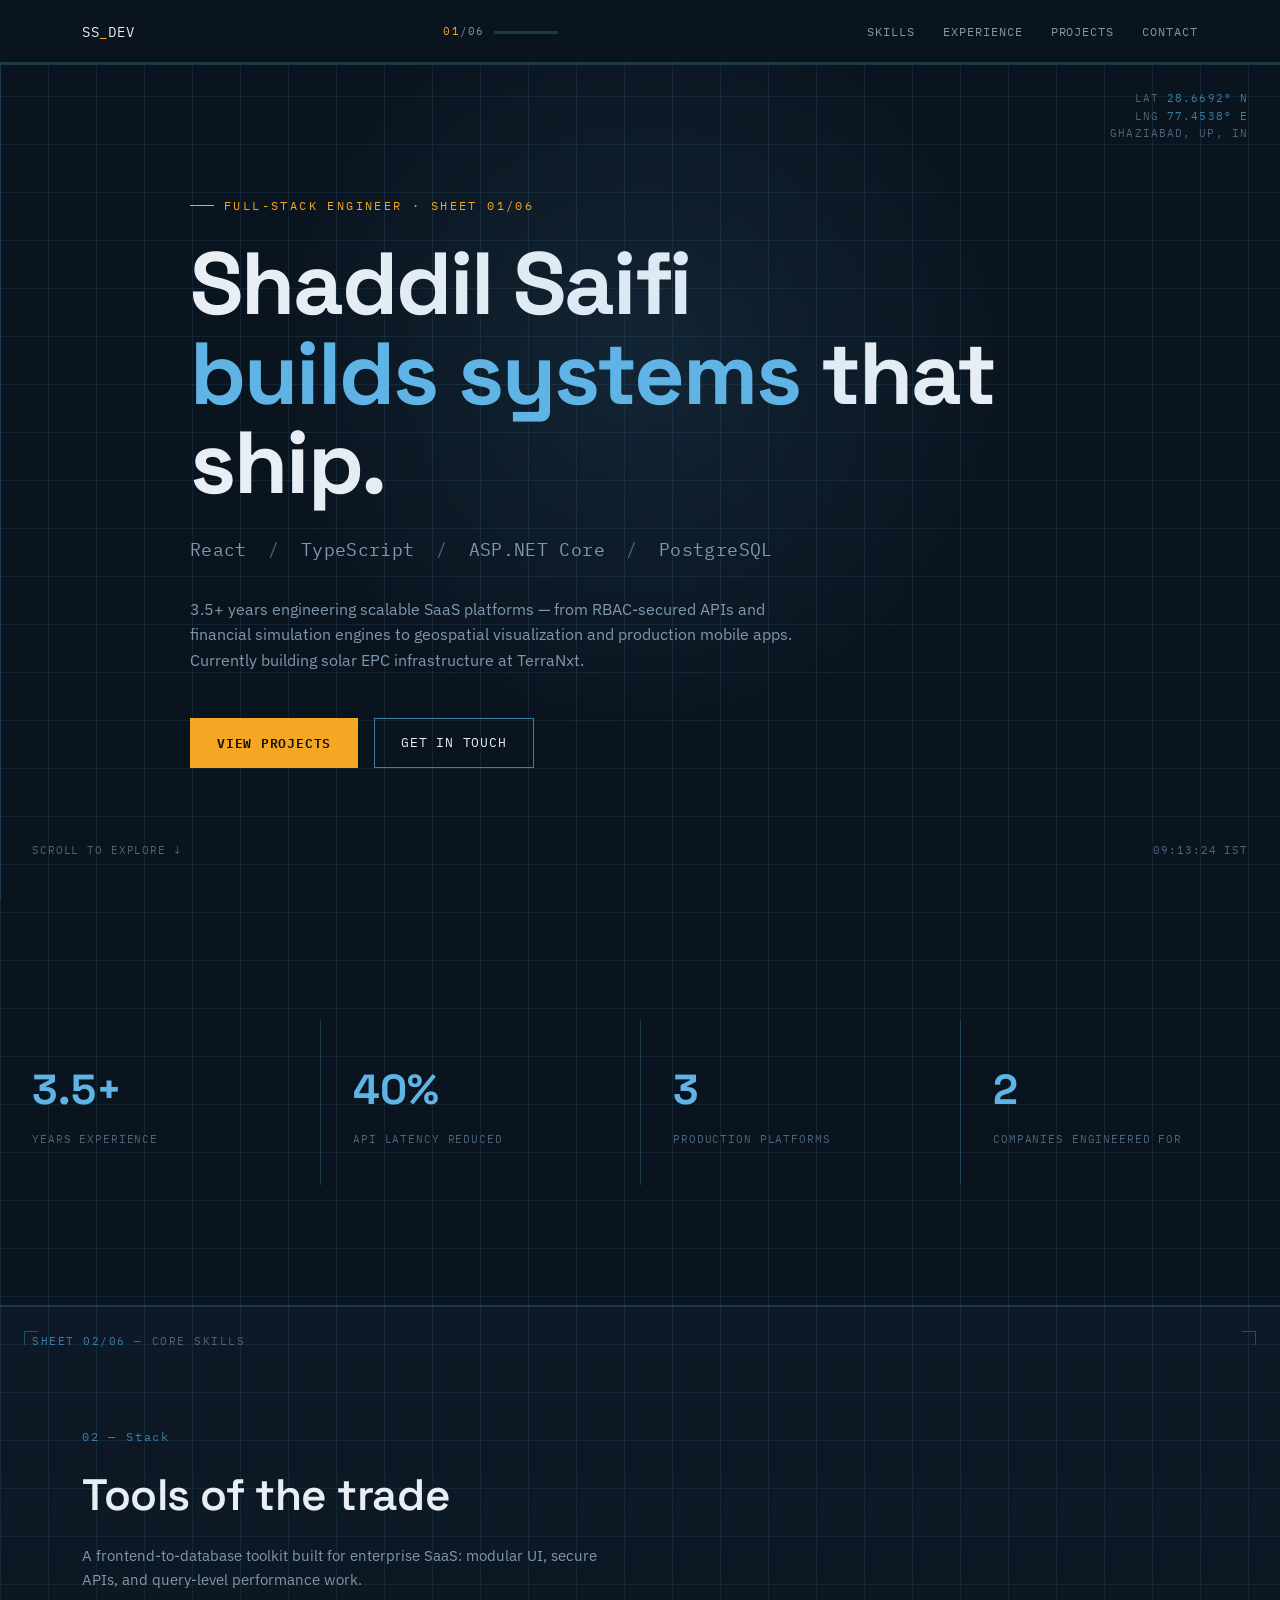
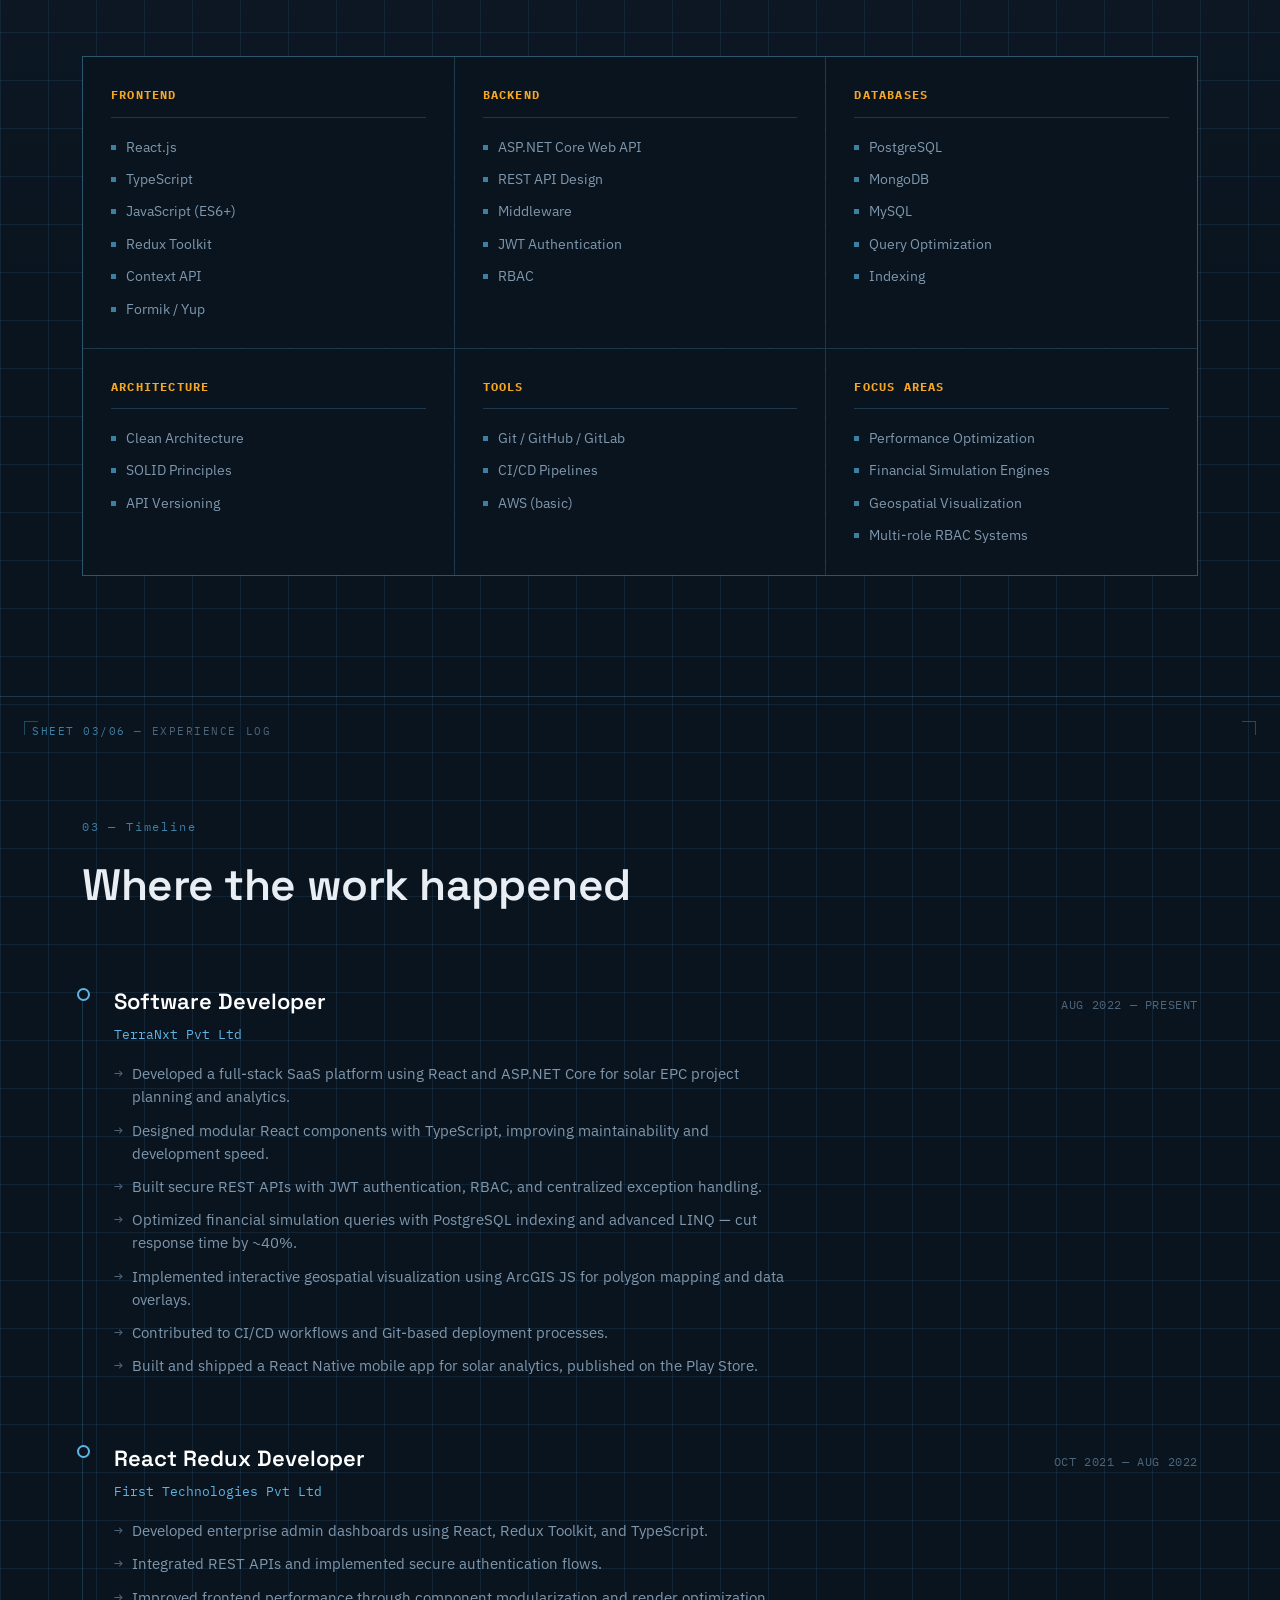
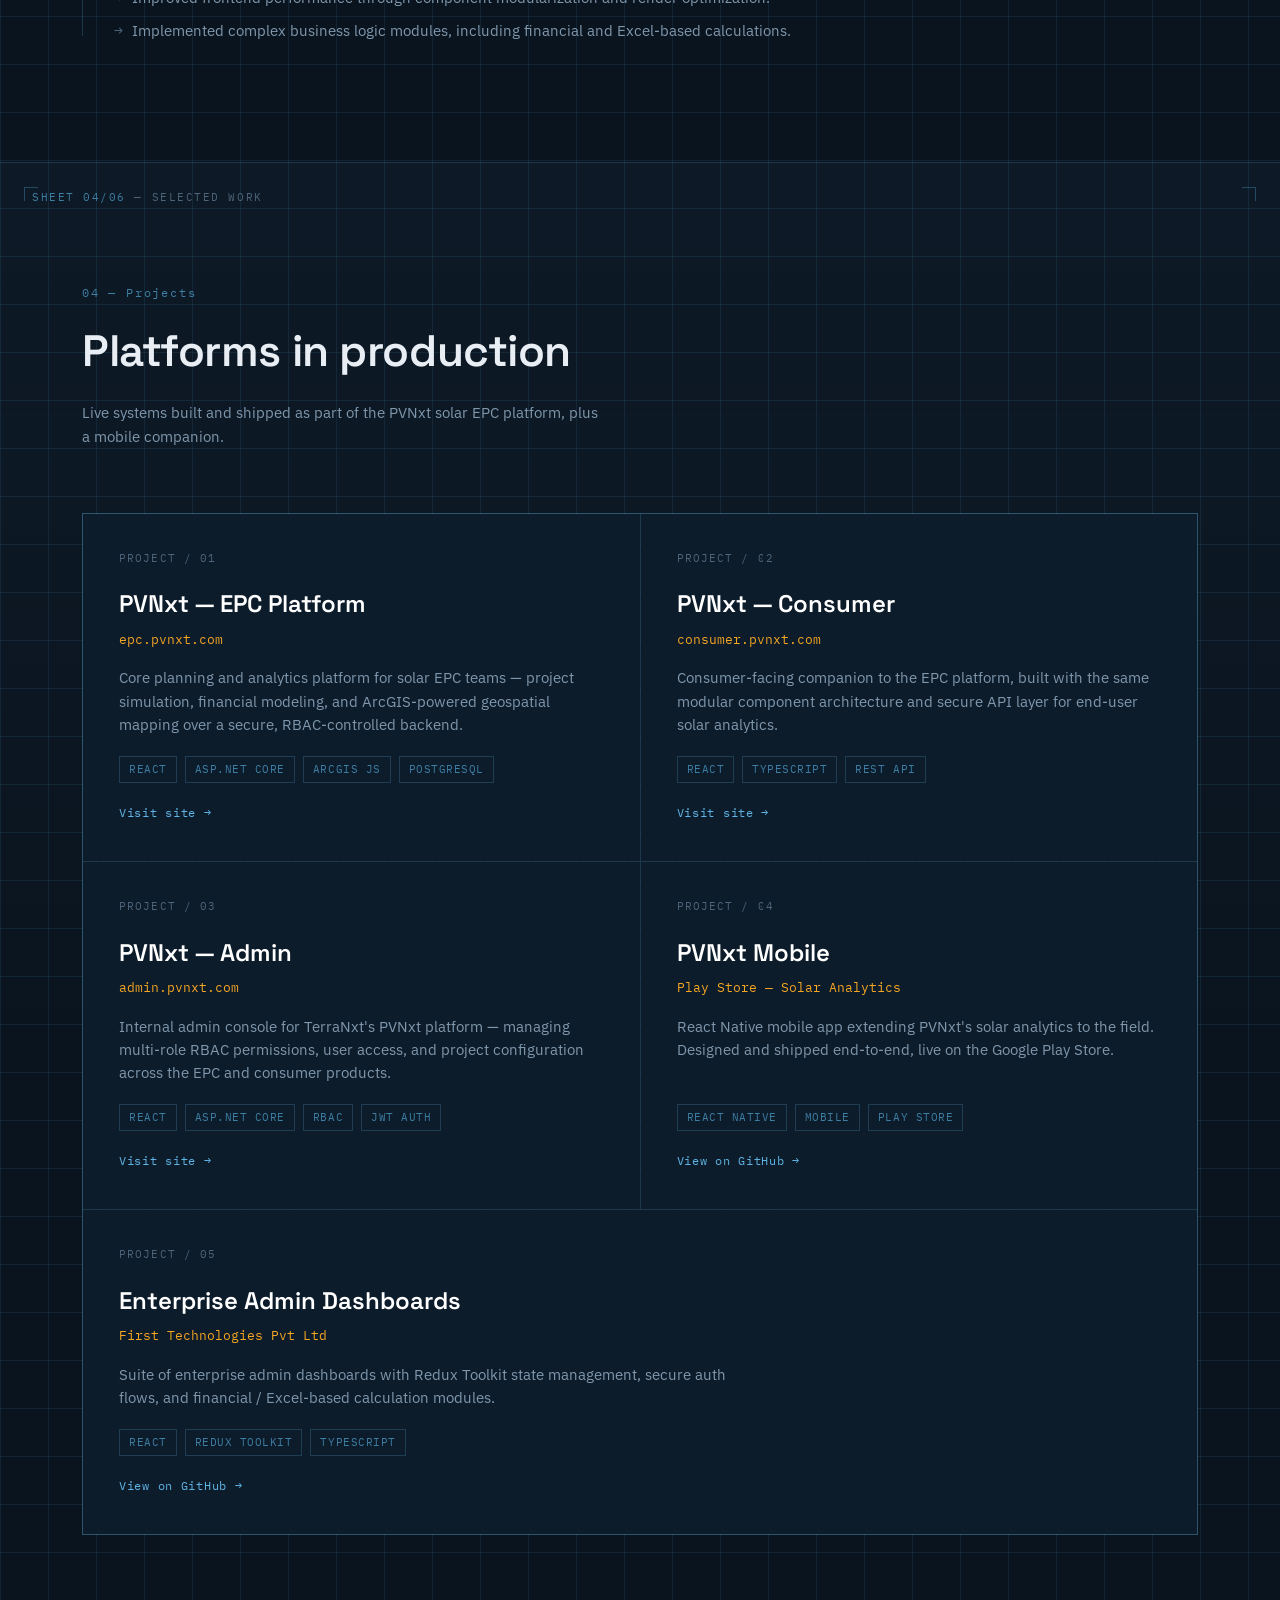
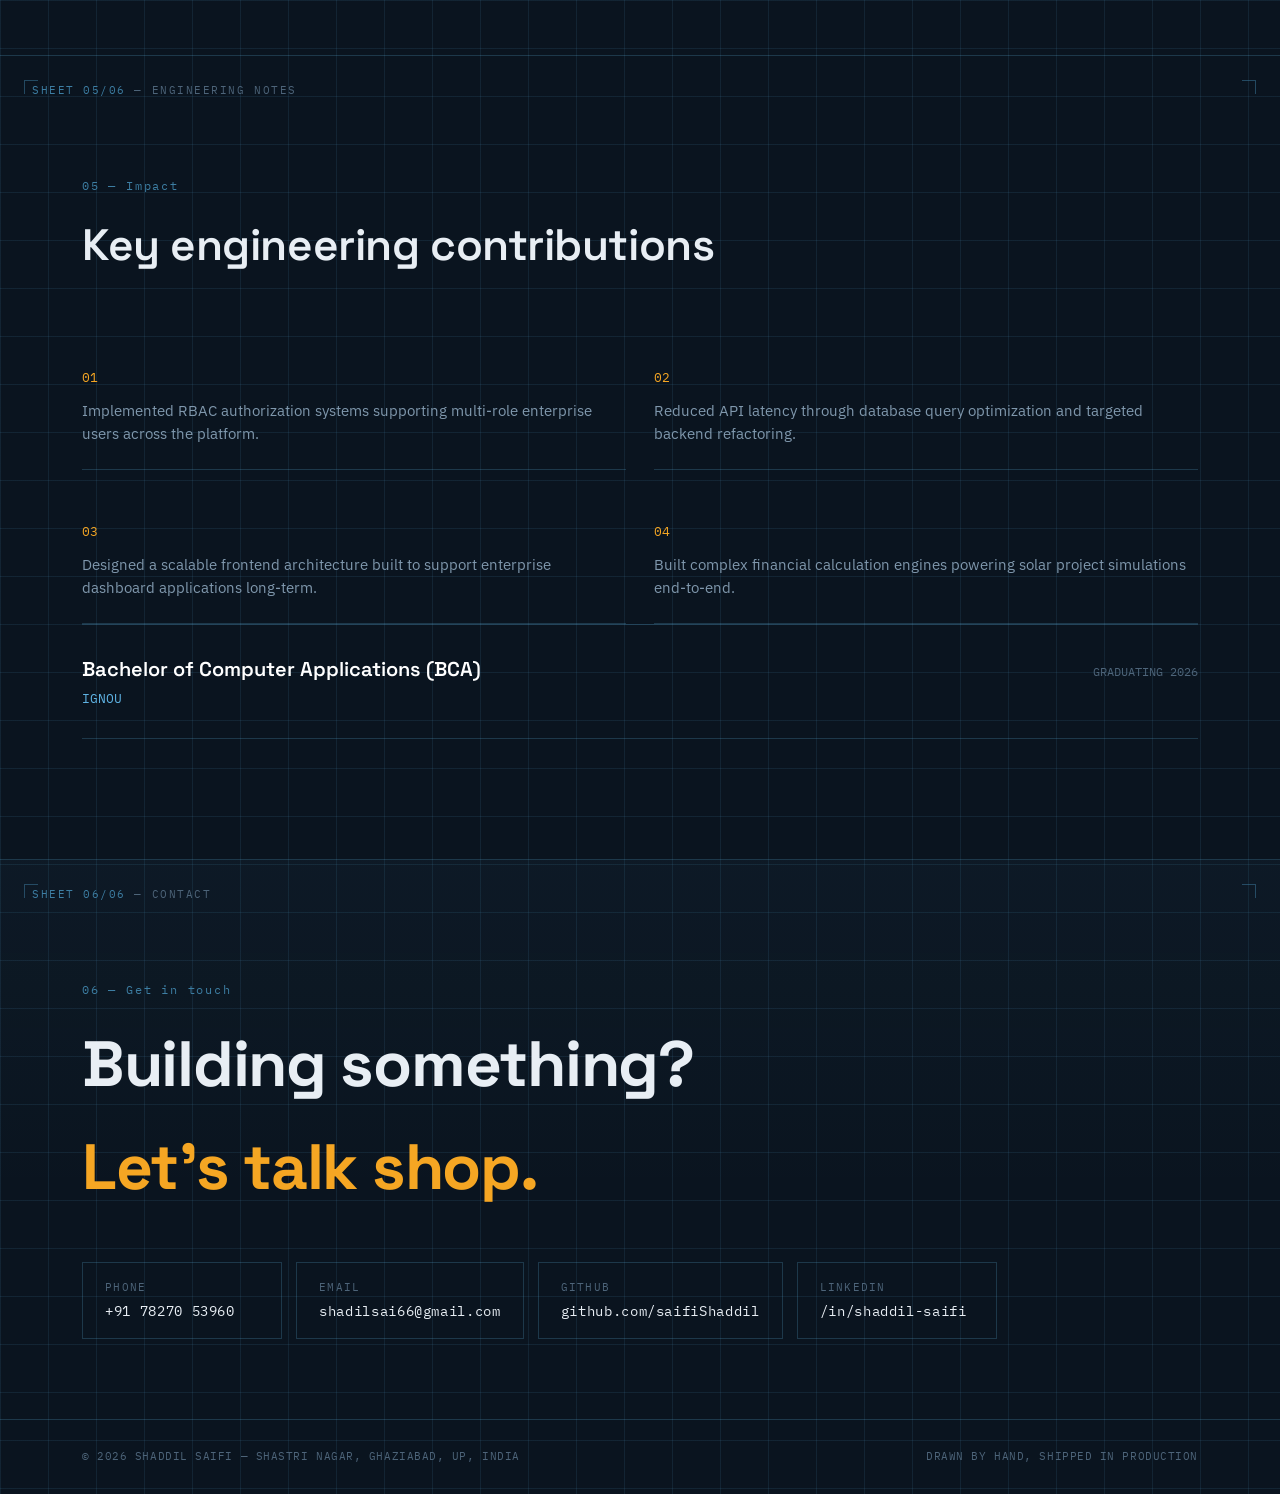
<file: portfolio/index.html>
<!DOCTYPE html>
<html lang="en">
<head>
<meta charset="UTF-8">
<meta name="viewport" content="width=device-width, initial-scale=1.0">
<title>Shaddil Saifi — Full-Stack Developer</title>
<link rel="preconnect" href="https://fonts.googleapis.com">
<link rel="preconnect" href="https://fonts.gstatic.com" crossorigin>
<link href="https://fonts.googleapis.com/css2?family=Space+Grotesk:wght@400;500;600;700&family=IBM+Plex+Sans:wght@400;500;600&family=IBM+Plex+Mono:wght@400;500;600&display=swap" rel="stylesheet">
<style>
  :root{
    --bg:#0a141f;
    --bg-panel:#0d1c2b;
    --bg-panel-raised:#102336;
    --grid-line:rgba(95,180,229,0.10);
    --grid-line-strong:rgba(95,180,229,0.22);
    --cyan:#5fb4e5;
    --cyan-dim:#3d7ea3;
    --amber:#f5a623;
    --text:#e8eef4;
    --text-dim:#7f97ac;
    --text-faint:#4d6479;
    --white:#ffffff;
    --radius:2px;
    --display:'Space Grotesk',sans-serif;
    --body:'IBM Plex Sans',sans-serif;
    --mono:'IBM Plex Mono',monospace;
  }
  *{margin:0;padding:0;box-sizing:border-box;}
  html{scroll-behavior:smooth;}
  body{
    background:var(--bg);
    color:var(--text);
    font-family:var(--body);
    line-height:1.6;
    overflow-x:hidden;
    background-image:
      linear-gradient(var(--grid-line) 1px, transparent 1px),
      linear-gradient(90deg, var(--grid-line) 1px, transparent 1px);
    background-size:48px 48px;
  }
  a{color:inherit;text-decoration:none;}
  ::selection{background:var(--amber);color:var(--bg);}

  a:focus-visible, button:focus-visible{
    outline:2px solid var(--amber);
    outline-offset:3px;
  }

  .wrap{max-width:1180px;margin:0 auto;padding:0 32px;}

  /* corner registration marks */
  .sheet{position:relative;padding:120px 0;border-top:1px solid var(--grid-line-strong);}
  .sheet:first-of-type{border-top:none;}
  .corner{position:absolute;width:14px;height:14px;opacity:.5;}
  .corner::before,.corner::after{content:'';position:absolute;background:var(--cyan-dim);}
  .corner.tl{top:24px;left:24px;}
  .corner.tr{top:24px;right:24px;}
  .corner.tl::before,.corner.tr::before{width:14px;height:1px;top:0;left:0;}
  .corner.tl::after,.corner.tr::after{width:1px;height:14px;top:0;left:0;}
  .corner.tr::before{right:0;left:auto;}
  .corner.tr::after{right:0;left:auto;}

  .sheet-label{
    font-family:var(--mono);
    font-size:11px;
    letter-spacing:.14em;
    color:var(--text-faint);
    text-transform:uppercase;
    position:absolute;
    top:26px;
    left:32px;
  }
  .sheet-label span{color:var(--cyan-dim);}

  /* NAV */
  nav{
    position:fixed;top:0;left:0;right:0;z-index:100;
    background:rgba(10,20,31,0.85);
    backdrop-filter:blur(10px);
    border-bottom:1px solid var(--grid-line-strong);
  }
  nav .wrap{display:flex;align-items:center;justify-content:space-between;height:64px;}
  .brand{font-family:var(--mono);font-size:14px;letter-spacing:.05em;color:var(--text);}
  .brand em{color:var(--amber);font-style:normal;}
  .navlinks{display:flex;gap:28px;font-family:var(--mono);font-size:12px;letter-spacing:.08em;text-transform:uppercase;}
  .navlinks a{color:var(--text-dim);transition:color .2s;position:relative;padding:4px 0;}
  .navlinks a:hover{color:var(--cyan);}
  .navlinks a::after{content:'';position:absolute;bottom:0;left:0;width:0;height:1px;background:var(--amber);transition:width .25s;}
  .navlinks a:hover::after{width:100%;}
  @media(max-width:720px){.navlinks{display:none;}}

  /* HERO */
  .hero{min-height:100vh;display:flex;flex-direction:column;justify-content:center;position:relative;padding-top:64px;overflow:hidden;}
  .hero-grid-overlay{
    position:absolute;inset:0;pointer-events:none;
    background:radial-gradient(circle at var(--mx,50%) var(--my,40%), rgba(95,180,229,0.10), transparent 45%);
    transition:background .1s ease-out;
  }
  .readout{
    font-family:var(--mono);font-size:11px;color:var(--text-faint);
    letter-spacing:.1em;position:absolute;top:90px;right:32px;text-align:right;
  }
  .readout span{color:var(--cyan-dim);}
  @media(max-width:720px){.readout{display:none;}}

  .eyebrow{
    font-family:var(--mono);font-size:12px;letter-spacing:.2em;text-transform:uppercase;
    color:var(--amber);margin-bottom:24px;display:flex;align-items:center;gap:10px;
  }
  .eyebrow::before{content:'';width:24px;height:1px;background:var(--amber);}

  h1.title{
    font-family:var(--display);font-weight:700;
    font-size:clamp(40px,7vw,88px);line-height:1.02;letter-spacing:-.02em;
    max-width:900px;
  }
  h1.title .accent{color:var(--cyan);}

  .role-line{
    font-family:var(--mono);font-size:clamp(14px,2vw,18px);color:var(--text-dim);
    margin-top:28px;letter-spacing:.02em;
  }
  .role-line .sep{color:var(--text-faint);margin:0 10px;}

  .hero-summary{max-width:620px;margin-top:32px;color:var(--text-dim);font-size:16px;}

  .hero-actions{display:flex;gap:16px;margin-top:44px;flex-wrap:wrap;}
  .btn{
    font-family:var(--mono);font-size:13px;letter-spacing:.06em;text-transform:uppercase;
    padding:14px 26px;border:1px solid var(--cyan-dim);color:var(--text);
    transition:all .2s;position:relative;
  }
  .btn.primary{background:var(--amber);border-color:var(--amber);color:#12100a;font-weight:600;}
  .btn.primary:hover{background:#ffb84d;border-color:#ffb84d;}
  .btn:not(.primary):hover{border-color:var(--cyan);background:rgba(95,180,229,0.08);}

  .hero-coords{
    position:absolute;bottom:40px;left:0;right:0;
    display:flex;justify-content:space-between;
    font-family:var(--mono);font-size:11px;color:var(--text-faint);letter-spacing:.08em;
    padding:0 32px;
  }
  @media(max-width:720px){.hero-coords{display:none;}}

  /* SECTION HEADERS */
  .sec-head{margin-bottom:64px;}
  .sec-num{font-family:var(--mono);font-size:12px;color:var(--cyan-dim);letter-spacing:.15em;margin-bottom:14px;}
  h2.sec-title{font-family:var(--display);font-weight:600;font-size:clamp(28px,4vw,44px);letter-spacing:-.01em;}
  .sec-sub{color:var(--text-dim);margin-top:14px;max-width:520px;font-size:15px;}

  /* STATS STRIP */
  .stats{display:grid;grid-template-columns:repeat(4,1fr);border-top:1px solid var(--grid-line-strong);border-bottom:1px solid var(--grid-line-strong);}
  .stat{padding:36px 32px;border-left:1px solid var(--grid-line-strong);}
  .stat:first-child{border-left:none;}
  .stat .num{font-family:var(--display);font-size:clamp(28px,4vw,42px);font-weight:700;color:var(--cyan);}
  .stat .lbl{font-family:var(--mono);font-size:11px;color:var(--text-faint);letter-spacing:.08em;text-transform:uppercase;margin-top:8px;}
  @media(max-width:820px){.stats{grid-template-columns:repeat(2,1fr);}.stat:nth-child(3){border-left:none;}}
  @media(max-width:480px){.stats{grid-template-columns:1fr;}.stat{border-left:none !important;border-top:1px solid var(--grid-line-strong);}.stat:first-child{border-top:none;}}

  /* SKILLS */
  .skills-grid{display:grid;grid-template-columns:repeat(3,1fr);gap:1px;background:var(--grid-line-strong);border:1px solid var(--grid-line-strong);}
  @media(max-width:820px){.skills-grid{grid-template-columns:repeat(2,1fr);}}
  @media(max-width:520px){.skills-grid{grid-template-columns:1fr;}}
  .skill-panel{background:var(--bg);padding:28px;}
  .skill-panel h3{
    font-family:var(--mono);font-size:12px;color:var(--amber);letter-spacing:.1em;text-transform:uppercase;
    margin-bottom:18px;padding-bottom:12px;border-bottom:1px solid var(--grid-line-strong);
  }
  .skill-panel ul{list-style:none;display:flex;flex-direction:column;gap:10px;}
  .skill-panel li{font-size:14px;color:var(--text-dim);display:flex;align-items:baseline;gap:10px;}
  .skill-panel li::before{content:'';width:5px;height:5px;background:var(--cyan-dim);flex-shrink:0;transform:translateY(-2px);}

  /* TIMELINE */
  .timeline{position:relative;padding-left:32px;}
  .timeline::before{content:'';position:absolute;left:0;top:6px;bottom:6px;width:1px;background:var(--grid-line-strong);}
  .job{position:relative;padding-bottom:64px;}
  .job:last-child{padding-bottom:0;}
  .job::before{content:'';position:absolute;left:-37px;top:4px;width:9px;height:9px;background:var(--bg);border:2px solid var(--cyan);border-radius:50%;}
  .job-head{display:flex;flex-wrap:wrap;justify-content:space-between;align-items:baseline;gap:8px;margin-bottom:6px;}
  .job-title{font-family:var(--display);font-size:22px;font-weight:600;color:var(--white);}
  .job-dates{font-family:var(--mono);font-size:12px;color:var(--text-faint);letter-spacing:.05em;}
  .job-org{font-family:var(--mono);font-size:13px;color:var(--cyan);margin-bottom:16px;}
  .job ul{list-style:none;display:flex;flex-direction:column;gap:10px;max-width:680px;}
  .job li{font-size:14.5px;color:var(--text-dim);padding-left:18px;position:relative;}
  .job li::before{content:'→';position:absolute;left:0;color:var(--text-faint);font-family:var(--mono);}

  /* PROJECTS */
  .projects{display:grid;grid-template-columns:repeat(2,1fr);gap:1px;background:var(--grid-line-strong);border:1px solid var(--grid-line-strong);}
  .project:last-child:nth-child(odd){grid-column:1 / -1;}
  .project:last-child:nth-child(odd) p{max-width:640px;}
  .project{background:var(--bg-panel);padding:36px;display:flex;flex-direction:column;transition:background .25s;position:relative;}
  .project:hover{background:var(--bg-panel-raised);}
  .project .pnum{font-family:var(--mono);font-size:11px;color:var(--text-faint);letter-spacing:.1em;margin-bottom:18px;}
  .project h3{font-family:var(--display);font-size:24px;font-weight:600;color:var(--white);margin-bottom:6px;}
  .project .url{font-family:var(--mono);font-size:13px;color:var(--amber);margin-bottom:16px;word-break:break-all;}
  .project p{font-size:14.5px;color:var(--text-dim);flex-grow:1;margin-bottom:20px;}
  .tag-row{display:flex;flex-wrap:wrap;gap:8px;margin-bottom:20px;}
  .tag{font-family:var(--mono);font-size:10.5px;letter-spacing:.05em;color:var(--cyan-dim);border:1px solid var(--grid-line-strong);padding:4px 9px;text-transform:uppercase;}
  .project .visit{font-family:var(--mono);font-size:12px;letter-spacing:.06em;color:var(--cyan);display:inline-flex;align-items:center;gap:6px;width:fit-content;padding-bottom:2px;border-bottom:1px solid transparent;transition:border-color .2s;}
  .project .visit:hover{border-color:var(--cyan);}
  @media(max-width:760px){.projects{grid-template-columns:1fr;}}

  /* CONTRIBUTIONS */
  .contrib-grid{display:grid;grid-template-columns:repeat(2,1fr);gap:28px;}
  .contrib{padding:24px 0;border-bottom:1px solid var(--grid-line-strong);}
  .contrib .cmark{font-family:var(--mono);color:var(--amber);font-size:13px;margin-bottom:10px;display:block;}
  .contrib p{font-size:14.5px;color:var(--text-dim);}
  @media(max-width:700px){.contrib-grid{grid-template-columns:1fr;}}

  /* EDUCATION */
  .edu-row{display:flex;justify-content:space-between;align-items:baseline;flex-wrap:wrap;gap:12px;padding:28px 0;border-top:1px solid var(--grid-line-strong);border-bottom:1px solid var(--grid-line-strong);}
  .edu-row .edeg{font-family:var(--display);font-size:20px;font-weight:600;color:var(--white);}
  .edu-row .eorg{font-family:var(--mono);font-size:13px;color:var(--cyan);margin-top:4px;}
  .edu-row .eyear{font-family:var(--mono);font-size:12px;color:var(--text-faint);}

  /* CONTACT / FOOTER */
  .contact-sheet{padding-bottom:80px;}
  .contact-title{font-family:var(--display);font-weight:700;font-size:clamp(32px,6vw,64px);letter-spacing:-.02em;max-width:760px;}
  .contact-title .accent{color:var(--amber);}
  .contact-links{display:flex;flex-wrap:wrap;gap:14px;margin-top:44px;}
  .clink{
    font-family:var(--mono);font-size:13px;letter-spacing:.05em;
    border:1px solid var(--grid-line-strong);padding:16px 22px;display:flex;flex-direction:column;gap:4px;min-width:200px;
    transition:border-color .2s,background .2s;
  }
  .clink:hover{border-color:var(--cyan);background:rgba(95,180,229,0.06);}
  .clink .k{color:var(--text-faint);font-size:10.5px;text-transform:uppercase;letter-spacing:.12em;}
  .clink .v{color:var(--text);font-size:14px;}

  footer{border-top:1px solid var(--grid-line-strong);padding:28px 0;}
  footer .wrap{display:flex;justify-content:space-between;flex-wrap:wrap;gap:10px;font-family:var(--mono);font-size:11px;color:var(--text-faint);letter-spacing:.05em;}

  /* reveal on scroll */
  .reveal{opacity:0;transform:translateY(24px);transition:opacity .7s ease,transform .7s ease;}
  .reveal.in{opacity:1;transform:translateY(0);}

  @media (prefers-reduced-motion: reduce){
    .reveal{opacity:1;transform:none;transition:none;}
    html{scroll-behavior:auto;}
    .hero-grid-overlay{transition:none;}
    .timeline::before{transition:none;}
  }

  /* alternating section depth */
  .sheet:nth-of-type(even){background:linear-gradient(180deg, rgba(95,180,229,0.035), transparent 60%);}

  /* NAV PROGRESS — lives inside the nav bar itself, so it can never
     collide with page content. Thin fill bar on the nav's bottom edge
     plus a compact sheet counter readout. */
  .nav-progress-track{
    position:absolute;left:0;bottom:0;height:2px;width:100%;
    background:var(--grid-line-strong);
  }
  .nav-progress-fill{
    height:100%;width:0%;
    background:linear-gradient(90deg,var(--cyan),var(--amber));
    transition:width .08s linear;
  }
  .sheet-counter{
    font-family:var(--mono);font-size:11px;letter-spacing:.1em;color:var(--text-dim);
    display:flex;align-items:center;gap:10px;
  }
  .sheet-counter .cur{color:var(--amber);}
  .sheet-counter .bar{
    width:64px;height:3px;background:var(--grid-line-strong);position:relative;overflow:hidden;
  }
  .sheet-counter .bar::after{
    content:'';position:absolute;left:0;top:0;height:100%;width:var(--sc-pct,0%);
    background:var(--cyan);transition:width .12s linear;
  }
  @media(max-width:480px){.sheet-counter .bar{display:none;}}

  /* CURSOR CROSSHAIR */
  .cx-v,.cx-h{position:fixed;pointer-events:none;background:rgba(95,180,229,0.14);z-index:80;}
  .cx-v{top:0;bottom:0;width:1px;}
  .cx-h{left:0;right:0;height:1px;}
  .cx-tag{
    position:fixed;pointer-events:none;z-index:81;font-family:var(--mono);font-size:10px;
    color:var(--cyan-dim);background:var(--bg);border:1px solid var(--grid-line-strong);
    padding:2px 6px;transform:translate(10px,10px);white-space:nowrap;
  }
  @media(max-width:900px){.cx-v,.cx-h,.cx-tag{display:none;}}

  /* nav active state */
  .navlinks a.active{color:var(--cyan);}
  .navlinks a.active::after{width:100%;background:var(--cyan);}

  /* skill panel hover polish */
  .skill-panel{transition:background .25s;}
  .skill-panel:hover{background:var(--bg-panel-raised);box-shadow:inset 0 0 0 1px var(--cyan-dim);}
  .skill-panel:hover h3{color:var(--cyan);}
  .skill-panel h3{transition:color .25s;}

  /* project card hover polish */
  .project{overflow:hidden;transition:background .25s,transform .25s;}
  .project::before{content:'';position:absolute;top:0;left:0;width:0;height:2px;background:linear-gradient(90deg,var(--cyan),var(--amber));transition:width .4s ease;}
  .project:hover::before{width:100%;}
  .project:hover{transform:translateY(-3px);}

  /* timeline draw-in */
  .timeline::before{height:0 !important;transition:height 1.3s cubic-bezier(.16,1,.3,1);}
  .timeline.in::before{height:calc(100% - 12px) !important;}
  .job{opacity:0;transform:translateX(-12px);transition:opacity .6s ease,transform .6s ease;}
  .timeline.in .job{opacity:1;transform:translateX(0);}
  .timeline.in .job:nth-child(1){transition-delay:.15s;}
  .timeline.in .job:nth-child(2){transition-delay:.5s;}

  /* stat number pop */
  .stat .num{transition:color .3s;}
  .stat:hover .num{color:var(--amber);}

  /* PAGE-LOAD INTRO */
  .intro-overlay{
    position:fixed;inset:0;z-index:999;background:var(--bg);
    display:flex;align-items:center;justify-content:center;
    transition:opacity .7s ease, visibility .7s ease;
  }
  .intro-overlay.hide{opacity:0;visibility:hidden;pointer-events:none;}
  .intro-grid{position:absolute;inset:0;width:100%;height:100%;}
  .intro-grid line{stroke:var(--grid-line-strong);stroke-width:1;}
  .intro-corner{position:absolute;width:22px;height:22px;opacity:0;transition:opacity .4s ease .5s;}
  .intro-overlay.drawn .intro-corner{opacity:.6;}
  .intro-corner::before,.intro-corner::after{content:'';position:absolute;background:var(--cyan);}
  .intro-corner::before{width:22px;height:1px;top:0;left:0;}
  .intro-corner::after{width:1px;height:22px;top:0;left:0;}
  .intro-corner.tl{top:5%;left:5%;}
  .intro-corner.tr{top:5%;right:5%;}
  .intro-corner.tr::before{left:auto;right:0;}
  .intro-corner.tr::after{left:auto;right:0;}
  .intro-corner.bl{bottom:5%;left:5%;}
  .intro-corner.bl::before{top:auto;bottom:0;}
  .intro-corner.bl::after{top:auto;bottom:0;}
  .intro-corner.br{bottom:5%;right:5%;}
  .intro-corner.br::before{top:auto;bottom:0;left:auto;right:0;}
  .intro-corner.br::after{top:auto;bottom:0;left:auto;right:0;}
  .intro-label{
    position:relative;font-family:var(--mono);font-size:11px;letter-spacing:.22em;
    color:var(--text-faint);text-transform:uppercase;opacity:0;transition:opacity .5s ease .5s;
    display:flex;align-items:center;gap:10px;
  }
  .intro-overlay.drawn .intro-label{opacity:1;}
  .intro-label .dot{width:5px;height:5px;background:var(--amber);border-radius:50%;}

  /* hero staggered reveal (JS toggles .loaded on .hero) */
  .hero .eyebrow,.hero .title,.hero .role-line,.hero .hero-summary,.hero .hero-actions{
    opacity:0;transform:translateY(18px);transition:opacity .7s ease,transform .7s ease;
  }
  .hero.loaded .eyebrow{opacity:1;transform:none;transition-delay:.05s;}
  .hero.loaded .title{opacity:1;transform:none;transition-delay:.16s;}
  .hero.loaded .role-line{opacity:1;transform:none;transition-delay:.32s;}
  .hero.loaded .hero-summary{opacity:1;transform:none;transition-delay:.44s;}
  .hero.loaded .hero-actions{opacity:1;transform:none;transition-delay:.56s;}

  @media (prefers-reduced-motion: reduce){
    .intro-overlay{display:none;}
    .hero .eyebrow,.hero .title,.hero .role-line,.hero .hero-summary,.hero .hero-actions{opacity:1;transform:none;}
  }
</style>
</head>
<body>

<div class="intro-overlay" id="introOverlay" aria-hidden="true">
  <svg class="intro-grid" id="introGrid" preserveAspectRatio="none"></svg>
  <div class="intro-corner tl"></div>
  <div class="intro-corner tr"></div>
  <div class="intro-corner bl"></div>
  <div class="intro-corner br"></div>
  <div class="intro-label"><span class="dot"></span>Rendering viewport</div>
</div>

<nav>
  <div class="wrap">
    <a href="#top" class="brand">SS<em>_</em>DEV</a>
    <div class="sheet-counter" id="sheetCounter" aria-hidden="true">
      <span><span class="cur" id="scCur">00</span>/06</span>
      <span class="bar" id="scBar"></span>
    </div>
    <div class="navlinks">
      <a href="#skills">Skills</a>
      <a href="#experience">Experience</a>
      <a href="#projects">Projects</a>
      <a href="#contact">Contact</a>
    </div>
  </div>
  <div class="nav-progress-track"><div class="nav-progress-fill" id="navProgressFill"></div></div>
</nav>

<div class="cx-v" id="cxV"></div>
<div class="cx-h" id="cxH"></div>
<div class="cx-tag" id="cxTag"></div>

<header class="hero" id="top">
  <div class="hero-grid-overlay" id="heroGlow"></div>
  <div class="readout" id="readout">LAT <span>28.6692° N</span><br>LNG <span>77.4538° E</span><br>GHAZIABAD, UP, IN</div>
  <div class="wrap">
    <p class="eyebrow">Full-Stack Engineer · Sheet 01/06</p>
    <h1 class="title">Shaddil Saifi<br><span class="accent">builds systems</span> that ship.</h1>
    <p class="role-line">React <span class="sep">/</span> TypeScript <span class="sep">/</span> ASP.NET Core <span class="sep">/</span> PostgreSQL</p>
    <p class="hero-summary">3.5+ years engineering scalable SaaS platforms — from RBAC-secured APIs and financial simulation engines to geospatial visualization and production mobile apps. Currently building solar EPC infrastructure at TerraNxt.</p>
    <div class="hero-actions">
      <a class="btn primary" href="#projects">View Projects</a>
      <a class="btn" href="#contact">Get In Touch</a>
    </div>
  </div>
  <div class="hero-coords">
    <span>SCROLL TO EXPLORE ↓</span>
    <span id="clock">--:--:-- IST</span>
  </div>
</header>

<section class="sheet stats reveal">
  <div class="stat">
    <div class="num" data-count="3.5" data-suffix="+">0</div>
    <div class="lbl">Years Experience</div>
  </div>
  <div class="stat">
    <div class="num" data-count="40" data-suffix="%">0</div>
    <div class="lbl">API Latency Reduced</div>
  </div>
  <div class="stat">
    <div class="num" data-count="3" data-suffix="">0</div>
    <div class="lbl">Production Platforms</div>
  </div>
  <div class="stat">
    <div class="num" data-count="2" data-suffix="">0</div>
    <div class="lbl">Companies Engineered For</div>
  </div>
</section>

<section class="sheet" id="skills">
  <div class="corner tl"></div><div class="corner tr"></div>
  <span class="sheet-label"><span>SHEET 02/06</span> — CORE SKILLS</span>
  <div class="wrap">
    <div class="sec-head reveal">
      <div class="sec-num">02 — Stack</div>
      <h2 class="sec-title">Tools of the trade</h2>
      <p class="sec-sub">A frontend-to-database toolkit built for enterprise SaaS: modular UI, secure APIs, and query-level performance work.</p>
    </div>
    <div class="skills-grid reveal">
      <div class="skill-panel">
        <h3>Frontend</h3>
        <ul>
          <li>React.js</li>
          <li>TypeScript</li>
          <li>JavaScript (ES6+)</li>
          <li>Redux Toolkit</li>
          <li>Context API</li>
          <li>Formik / Yup</li>
        </ul>
      </div>
      <div class="skill-panel">
        <h3>Backend</h3>
        <ul>
          <li>ASP.NET Core Web API</li>
          <li>REST API Design</li>
          <li>Middleware</li>
          <li>JWT Authentication</li>
          <li>RBAC</li>
        </ul>
      </div>
      <div class="skill-panel">
        <h3>Databases</h3>
        <ul>
          <li>PostgreSQL</li>
          <li>MongoDB</li>
          <li>MySQL</li>
          <li>Query Optimization</li>
          <li>Indexing</li>
        </ul>
      </div>
      <div class="skill-panel">
        <h3>Architecture</h3>
        <ul>
          <li>Clean Architecture</li>
          <li>SOLID Principles</li>
          <li>API Versioning</li>
        </ul>
      </div>
      <div class="skill-panel">
        <h3>Tools</h3>
        <ul>
          <li>Git / GitHub / GitLab</li>
          <li>CI/CD Pipelines</li>
          <li>AWS (basic)</li>
        </ul>
      </div>
      <div class="skill-panel">
        <h3>Focus Areas</h3>
        <ul>
          <li>Performance Optimization</li>
          <li>Financial Simulation Engines</li>
          <li>Geospatial Visualization</li>
          <li>Multi-role RBAC Systems</li>
        </ul>
      </div>
    </div>
  </div>
</section>

<section class="sheet" id="experience">
  <div class="corner tl"></div><div class="corner tr"></div>
  <span class="sheet-label"><span>SHEET 03/06</span> — EXPERIENCE LOG</span>
  <div class="wrap">
    <div class="sec-head reveal">
      <div class="sec-num">03 — Timeline</div>
      <h2 class="sec-title">Where the work happened</h2>
    </div>
    <div class="timeline reveal">
      <div class="job">
        <div class="job-head">
          <span class="job-title">Software Developer</span>
          <span class="job-dates">AUG 2022 — PRESENT</span>
        </div>
        <div class="job-org">TerraNxt Pvt Ltd</div>
        <ul>
          <li>Developed a full-stack SaaS platform using React and ASP.NET Core for solar EPC project planning and analytics.</li>
          <li>Designed modular React components with TypeScript, improving maintainability and development speed.</li>
          <li>Built secure REST APIs with JWT authentication, RBAC, and centralized exception handling.</li>
          <li>Optimized financial simulation queries with PostgreSQL indexing and advanced LINQ — cut response time by ~40%.</li>
          <li>Implemented interactive geospatial visualization using ArcGIS JS for polygon mapping and data overlays.</li>
          <li>Contributed to CI/CD workflows and Git-based deployment processes.</li>
          <li>Built and shipped a React Native mobile app for solar analytics, published on the Play Store.</li>
        </ul>
      </div>
      <div class="job">
        <div class="job-head">
          <span class="job-title">React Redux Developer</span>
          <span class="job-dates">OCT 2021 — AUG 2022</span>
        </div>
        <div class="job-org">First Technologies Pvt Ltd</div>
        <ul>
          <li>Developed enterprise admin dashboards using React, Redux Toolkit, and TypeScript.</li>
          <li>Integrated REST APIs and implemented secure authentication flows.</li>
          <li>Improved frontend performance through component modularization and render optimization.</li>
          <li>Implemented complex business logic modules, including financial and Excel-based calculations.</li>
        </ul>
      </div>
    </div>
  </div>
</section>

<section class="sheet" id="projects">
  <div class="corner tl"></div><div class="corner tr"></div>
  <span class="sheet-label"><span>SHEET 04/06</span> — SELECTED WORK</span>
  <div class="wrap">
    <div class="sec-head reveal">
      <div class="sec-num">04 — Projects</div>
      <h2 class="sec-title">Platforms in production</h2>
      <p class="sec-sub">Live systems built and shipped as part of the PVNxt solar EPC platform, plus a mobile companion.</p>
    </div>
    <div class="projects reveal">
      <div class="project">
        <div class="pnum">PROJECT / 01</div>
        <h3>PVNxt — EPC Platform</h3>
        <div class="url">epc.pvnxt.com</div>
        <p>Core planning and analytics platform for solar EPC teams — project simulation, financial modeling, and ArcGIS-powered geospatial mapping over a secure, RBAC-controlled backend.</p>
        <div class="tag-row">
          <span class="tag">React</span><span class="tag">ASP.NET Core</span><span class="tag">ArcGIS JS</span><span class="tag">PostgreSQL</span>
        </div>
        <a class="visit" href="https://epc.pvnxt.com" target="_blank" rel="noopener">Visit site →</a>
      </div>
      <div class="project">
        <div class="pnum">PROJECT / 02</div>
        <h3>PVNxt — Consumer</h3>
        <div class="url">consumer.pvnxt.com</div>
        <p>Consumer-facing companion to the EPC platform, built with the same modular component architecture and secure API layer for end-user solar analytics.</p>
        <div class="tag-row">
          <span class="tag">React</span><span class="tag">TypeScript</span><span class="tag">REST API</span>
        </div>
        <a class="visit" href="https://consumer.pvnxt.com" target="_blank" rel="noopener">Visit site →</a>
      </div>
      <div class="project">
        <div class="pnum">PROJECT / 03</div>
        <h3>PVNxt — Admin</h3>
        <div class="url">admin.pvnxt.com</div>
        <p>Internal admin console for TerraNxt's PVNxt platform — managing multi-role RBAC permissions, user access, and project configuration across the EPC and consumer products.</p>
        <div class="tag-row">
          <span class="tag">React</span><span class="tag">ASP.NET Core</span><span class="tag">RBAC</span><span class="tag">JWT Auth</span>
        </div>
        <a class="visit" href="https://admin.pvnxt.com" target="_blank" rel="noopener">Visit site →</a>
      </div>
      <div class="project">
        <div class="pnum">PROJECT / 04</div>
        <h3>PVNxt Mobile</h3>
        <div class="url">Play Store — Solar Analytics</div>
        <p>React Native mobile app extending PVNxt's solar analytics to the field. Designed and shipped end-to-end, live on the Google Play Store.</p>
        <div class="tag-row">
          <span class="tag">React Native</span><span class="tag">Mobile</span><span class="tag">Play Store</span>
        </div>
        <a class="visit" href="https://github.com/saifiShaddil" target="_blank" rel="noopener">View on GitHub →</a>
      </div>
      <div class="project">
        <div class="pnum">PROJECT / 05</div>
        <h3>Enterprise Admin Dashboards</h3>
        <div class="url">First Technologies Pvt Ltd</div>
        <p>Suite of enterprise admin dashboards with Redux Toolkit state management, secure auth flows, and financial / Excel-based calculation modules.</p>
        <div class="tag-row">
          <span class="tag">React</span><span class="tag">Redux Toolkit</span><span class="tag">TypeScript</span>
        </div>
        <a class="visit" href="https://github.com/saifiShaddil" target="_blank" rel="noopener">View on GitHub →</a>
      </div>
    </div>
  </div>
</section>

<section class="sheet" id="contributions">
  <div class="corner tl"></div><div class="corner tr"></div>
  <span class="sheet-label"><span>SHEET 05/06</span> — ENGINEERING NOTES</span>
  <div class="wrap">
    <div class="sec-head reveal">
      <div class="sec-num">05 — Impact</div>
      <h2 class="sec-title">Key engineering contributions</h2>
    </div>
    <div class="contrib-grid reveal">
      <div class="contrib">
        <span class="cmark">01</span>
        <p>Implemented RBAC authorization systems supporting multi-role enterprise users across the platform.</p>
      </div>
      <div class="contrib">
        <span class="cmark">02</span>
        <p>Reduced API latency through database query optimization and targeted backend refactoring.</p>
      </div>
      <div class="contrib">
        <span class="cmark">03</span>
        <p>Designed a scalable frontend architecture built to support enterprise dashboard applications long-term.</p>
      </div>
      <div class="contrib">
        <span class="cmark">04</span>
        <p>Built complex financial calculation engines powering solar project simulations end-to-end.</p>
      </div>
    </div>
    <div class="edu-row reveal">
      <div>
        <div class="edeg">Bachelor of Computer Applications (BCA)</div>
        <div class="eorg">IGNOU</div>
      </div>
      <div class="eyear">GRADUATING 2026</div>
    </div>
  </div>
</section>

<section class="sheet contact-sheet" id="contact">
  <div class="corner tl"></div><div class="corner tr"></div>
  <span class="sheet-label"><span>SHEET 06/06</span> — CONTACT</span>
  <div class="wrap">
    <div class="reveal">
      <div class="sec-num">06 — Get in touch</div>
      <h2 class="contact-title">Building something?<br><span class="accent">Let's talk shop.</span></h2>
    </div>
    <div class="contact-links reveal">
      <a class="clink" href="tel:+917827053960"><span class="k">Phone</span><span class="v">+91 78270 53960</span></a>
      <a class="clink" href="mailto:shadilsai66@gmail.com"><span class="k">Email</span><span class="v">shadilsai66@gmail.com</span></a>
      <a class="clink" href="https://github.com/saifiShaddil" target="_blank" rel="noopener"><span class="k">GitHub</span><span class="v">github.com/saifiShaddil</span></a>
      <a class="clink" href="https://linkedin.com/in/shaddil-saifi-4310b810b" target="_blank" rel="noopener"><span class="k">LinkedIn</span><span class="v">/in/shaddil-saifi</span></a>
    </div>
  </div>
</section>

<footer>
  <div class="wrap">
    <span>© 2026 SHADDIL SAIFI — SHASTRI NAGAR, GHAZIABAD, UP, INDIA</span>
    <span>DRAWN BY HAND, SHIPPED IN PRODUCTION</span>
  </div>
</footer>

<script>
  const reduceMotion = window.matchMedia('(prefers-reduced-motion: reduce)').matches;

  // ---- PAGE-LOAD INTRO: grid assembles, then hero content reveals ----
  const introOverlay = document.getElementById('introOverlay');
  const heroEl = document.querySelector('.hero');

  function finishIntro(){
    introOverlay?.classList.add('hide');
    heroEl.classList.add('loaded');
    setTimeout(() => introOverlay?.remove(), 750);
  }

  if (reduceMotion || !introOverlay) {
    introOverlay?.remove();
    heroEl.classList.add('loaded');
  } else {
    const svg = document.getElementById('introGrid');
    const w = window.innerWidth, h = window.innerHeight;
    svg.setAttribute('viewBox', `0 0 ${w} ${h}`);
    const cols = 10, rows = 7;
    const frag = document.createDocumentFragment();

    for (let i = 0; i <= cols; i++) {
      const x = (w / cols) * i;
      const line = document.createElementNS('http://www.w3.org/2000/svg', 'line');
      line.setAttribute('x1', x); line.setAttribute('y1', 0);
      line.setAttribute('x2', x); line.setAttribute('y2', h);
      line.style.strokeDasharray = h;
      line.style.strokeDashoffset = h;
      line.style.transition = `stroke-dashoffset .8s cubic-bezier(.65,0,.35,1) ${Math.abs(i - cols/2) * 0.045}s`;
      frag.appendChild(line);
    }
    for (let j = 0; j <= rows; j++) {
      const y = (h / rows) * j;
      const line = document.createElementNS('http://www.w3.org/2000/svg', 'line');
      line.setAttribute('x1', 0); line.setAttribute('y1', y);
      line.setAttribute('x2', w); line.setAttribute('y2', y);
      line.style.strokeDasharray = w;
      line.style.strokeDashoffset = w;
      line.style.transition = `stroke-dashoffset .8s cubic-bezier(.65,0,.35,1) ${Math.abs(j - rows/2) * 0.06}s`;
      frag.appendChild(line);
    }
    svg.appendChild(frag);

    requestAnimationFrame(() => requestAnimationFrame(() => {
      svg.querySelectorAll('line').forEach(l => { l.style.strokeDashoffset = 0; });
      introOverlay.classList.add('drawn');
    }));

    // hold briefly once assembled, then reveal hero content
    setTimeout(finishIntro, 1050);
  }
  // safety fallback in case load is delayed
  setTimeout(() => { if (!heroEl.classList.contains('loaded')) finishIntro(); }, 2600);

  // hero mouse-tracked glow
  const glow = document.getElementById('heroGlow');
  if (!reduceMotion) {
    heroEl.addEventListener('mousemove', (e) => {
      const rect = heroEl.getBoundingClientRect();
      const mx = ((e.clientX - rect.left) / rect.width) * 100;
      const my = ((e.clientY - rect.top) / rect.height) * 100;
      glow.style.setProperty('--mx', mx + '%');
      glow.style.setProperty('--my', my + '%');
    });
  }

  // IST clock
  function updateClock(){
    const el = document.getElementById('clock');
    if(!el) return;
    const now = new Date();
    const ist = new Date(now.toLocaleString('en-US', { timeZone: 'Asia/Kolkata' }));
    const hh = String(ist.getHours()).padStart(2,'0');
    const mm = String(ist.getMinutes()).padStart(2,'0');
    const ss = String(ist.getSeconds()).padStart(2,'0');
    el.textContent = `${hh}:${mm}:${ss} IST`;
  }
  updateClock();
  setInterval(updateClock, 1000);

  // scroll reveal
  const revealEls = document.querySelectorAll('.reveal');
  const io = new IntersectionObserver((entries) => {
    entries.forEach(entry => {
      if (entry.isIntersecting) {
        entry.target.classList.add('in');
        io.unobserve(entry.target);
      }
    });
  }, { threshold: 0.15 });
  revealEls.forEach(el => io.observe(el));

  // cursor crosshair
  if (!reduceMotion) {
    const cxV = document.getElementById('cxV');
    const cxH = document.getElementById('cxH');
    const cxTag = document.getElementById('cxTag');
    window.addEventListener('mousemove', (e) => {
      cxV.style.left = e.clientX + 'px';
      cxH.style.top = e.clientY + 'px';
      cxTag.style.left = e.clientX + 'px';
      cxTag.style.top = e.clientY + 'px';
      cxTag.textContent = `X ${e.clientX} · Y ${e.clientY}`;
    });
  }

  // nav progress bar + sheet counter + active nav link
  const navProgressFill = document.getElementById('navProgressFill');
  const scCur = document.getElementById('scCur');
  const scBar = document.getElementById('scBar');
  const navA = document.querySelectorAll('.navlinks a');
  const sectionOrder = ['#top','#skills','#experience','#projects','#contributions','#contact'];
  const sectionEls = sectionOrder.map(id => document.querySelector(id)).filter(Boolean);

  function updateNavProgress(){
    const scrollTop = window.scrollY;
    const docHeight = document.body.scrollHeight - window.innerHeight;
    const pct = docHeight > 0 ? Math.min(100, (scrollTop / docHeight) * 100) : 0;
    navProgressFill.style.width = pct + '%';
    scBar.style.setProperty('--sc-pct', pct + '%');

    let activeIdx = 0;
    sectionEls.forEach((sec, i) => {
      if (sec.getBoundingClientRect().top - window.innerHeight/2 < 0) activeIdx = i;
    });
    scCur.textContent = String(activeIdx + 1).padStart(2,'0');
    navA.forEach(a => a.classList.toggle('active', a.getAttribute('href') === sectionOrder[activeIdx]));
  }
  window.addEventListener('scroll', updateNavProgress, { passive:true });
  updateNavProgress();

  // animated stat counters
  const counters = document.querySelectorAll('.num[data-count]');
  const counterIO = new IntersectionObserver((entries) => {
    entries.forEach(entry => {
      if (!entry.isIntersecting) return;
      const el = entry.target;
      const target = parseFloat(el.dataset.count);
      const suffix = el.dataset.suffix || '';
      const isDecimal = el.dataset.count.includes('.');
      const duration = 1200;
      const start = performance.now();
      function tick(now){
        const p = Math.min(1, (now - start) / duration);
        const eased = 1 - Math.pow(1 - p, 3);
        const val = target * eased;
        el.textContent = (isDecimal ? val.toFixed(1) : Math.round(val)) + suffix;
        if (p < 1) requestAnimationFrame(tick);
      }
      if (reduceMotion) {
        el.textContent = (isDecimal ? target.toFixed(1) : target) + suffix;
      } else {
        requestAnimationFrame(tick);
      }
      counterIO.unobserve(el);
    });
  }, { threshold: 0.5 });
  counters.forEach(c => counterIO.observe(c));
</script>

</body>
</html>
</file>
